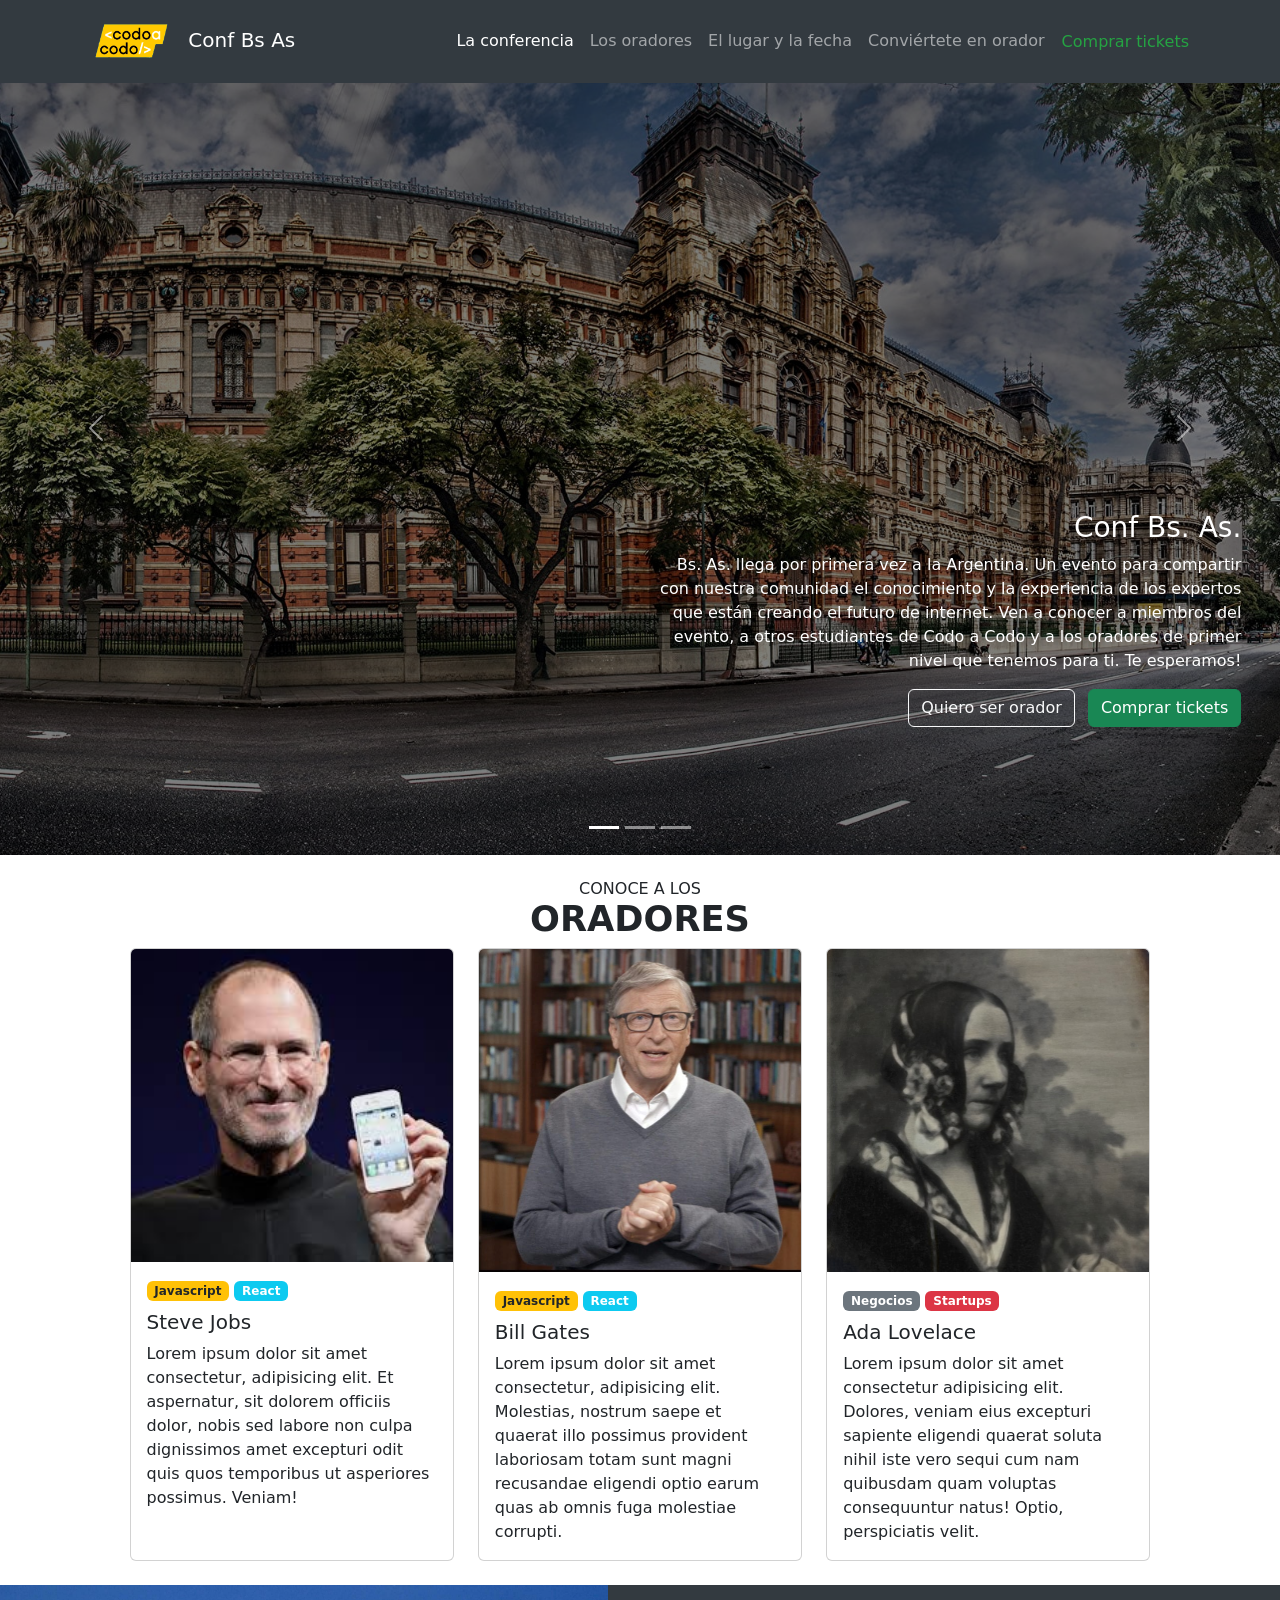
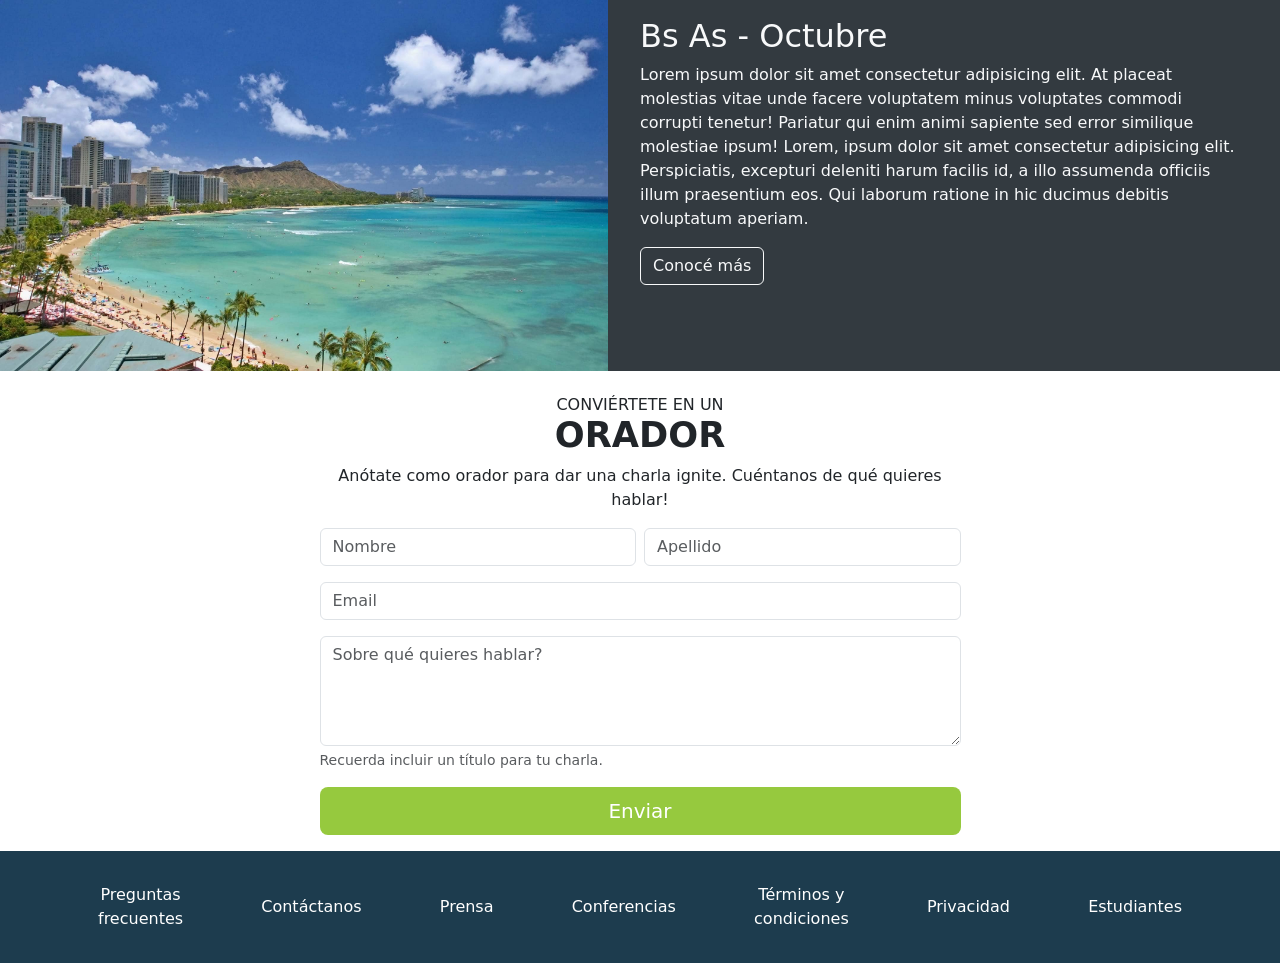
<file: Integrador java/integrador_html_js_cac-master/index.html>
<!doctype html>
<html lang="es">

<head>
  <meta charset="utf-8">
  <meta name="viewport" content="width=device-width, initial-scale=1">

  <link href="https://cdn.jsdelivr.net/npm/bootstrap@5.1.3/dist/css/bootstrap.min.css" rel="stylesheet" integrity="sha384-1BmE4kWBq78iYhFldvKuhfTAU6auU8tT94WrHftjDbrCEXSU1oBoqyl2QvZ6jIW3" crossorigin="anonymous">
  <link rel="stylesheet" href="css/estilos-propios.css">

  <title>Trabajo Integrador</title>
</head>
<body>

<header>
    <nav class="navbar navbar-dark bg-dark fixed-top navbar-expand-lg">
        <div class="container">
            <a class="navbar-brand" href="index.html">
                <img src="img/codoacodo-min.png" alt="Codo a Codo logo">
                Conf Bs As
            </a>
            <button class="navbar-toggler" type="button" data-bs-toggle="collapse"
                data-bs-target="#navbarSupportedContent" aria-controls="navbarSupportedContent" aria-expanded="false"
                aria-label="Toggle navigation">
                <span class="navbar-toggler-icon"></span>
            </button>
            <div class="collapse navbar-collapse justify-content-end" id="navbarSupportedContent">
                <ul class="navbar-nav mb-2 mb-lg-0">
                    <li class="nav-item">
                        <a class="nav-link active" aria-current="page" href="#">La conferencia</a>
                    </li>
                    <li class="nav-item">
                        <a class="nav-link" href="#">Los oradores</a>
                    </li>
                    <li class="nav-item">
                        <a class="nav-link" href="#">El lugar y la fecha</a>
                    </li>
                    <li class="nav-item">
                        <a class="nav-link" href="#form-orador">Conviértete en orador</a>
                    </li>
                    <li class="nav-item">
                        <a class="nav-link btn-compra-tickets" href="comprar-tickets.html">Comprar tickets</a>
                    </li>
                </ul>
            </div>
        </div>
    </nav>
</header>

<main>

    <div id="myCarousel" class="carousel slide mb-4" data-bs-ride="carousel">
        <div class="carousel-indicators">
            <button type="button" data-bs-target="#myCarousel" data-bs-slide-to="0" class="active" aria-current="true"
                aria-label="Slide 1"></button>
            <button type="button" data-bs-target="#myCarousel" data-bs-slide-to="1" aria-label="Slide 2"></button>
            <button type="button" data-bs-target="#myCarousel" data-bs-slide-to="2" aria-label="Slide 3"></button>
        </div>
        <div class="carousel-inner">
            <div class="carousel-item active bg-carousel-ba1">
                <svg class="bd-placeholder-img" width="100%" height="100%" xmlns="http://www.w3.org/2000/svg" aria-hidden="true" preserveAspectRatio="xMidYMid slice" focusable="false"><rect width="100%" height="100%" fill="#000"/></svg>
                <div class="container">
                    <div class="carousel-caption text-end pb-5">
                        <div class="row">
                            <div class="col-lg-8 offset-lg-6">
                                <h3>Conf Bs. As.</h3>
                                <p>Bs. As. llega por primera vez a la Argentina. Un evento para compartir con nuestra comunidad el conocimiento y la experiencia de los expertos que están creando el futuro de internet. Ven a conocer a miembros del evento, a otros estudiantes de Codo a Codo y a los oradores de primer nivel que tenemos para ti. Te esperamos!</p>
                                <p><a class="btn btn-outline-light mb-3" href="#form-orador">Quiero ser orador</a> <a class="btn btn-success ms-2 mb-3" href="comprar-tickets.html">Comprar tickets</a></p>
                            </div>
                        </div>
                    </div>
                </div>
            </div>
            <div class="carousel-item bg-carousel-ba2">
                <svg class="bd-placeholder-img" width="100%" height="100%" xmlns="http://www.w3.org/2000/svg" aria-hidden="true" preserveAspectRatio="xMidYMid slice" focusable="false"><rect width="100%" height="100%" fill="#000"/></svg>
                <div class="container">
                    <div class="carousel-caption text-end pb-5">
                        <div class="row">
                            <div class="col-lg-6 offset-lg-6">
                                <h3>Conf Bs. As.</h3>
                                <p>Bs. As. llega por primera vez a la Argentina. Un evento para compartir con nuestra comunidad el conocimiento y la experiencia de los expertos que están creando el futuro de internet. Ven a conocer a miembros del evento, a otros estudiantes de Codo a Codo y a los oradores de primer nivel que tenemos para ti. Te esperamos!</p>
                                <p><a class="btn btn-outline-light mb-3" href="#form-orador">Quiero ser orador</a> <a class="btn btn-success ms-2 mb-3" href="comprar-tickets.html">Comprar tickets</a></p>
                            </div>
                        </div>
                    </div>
                </div>
            </div>
            <div class="carousel-item bg-carousel-ba3">
                <svg class="bd-placeholder-img" width="100%" height="100%" xmlns="http://www.w3.org/2000/svg" aria-hidden="true" preserveAspectRatio="xMidYMid slice" focusable="false"><rect width="100%" height="100%" fill="#000"/></svg>
                <div class="container">
                    <div class="carousel-caption text-end pb-5">
                        <div class="row">
                            <div class="col-lg-6 offset-lg-6">
                                <h3>Conf Bs. As.</h3>
                                <p>Bs. As. llega por primera vez a la Argentina. Un evento para compartir con nuestra comunidad el conocimiento y la experiencia de los expertos que están creando el futuro de internet. Ven a conocer a miembros del evento, a otros estudiantes de Codo a Codo y a los oradores de primer nivel que tenemos para ti. Te esperamos!</p>
                                <p><a class="btn btn-outline-light mb-3" href="#form-orador">Quiero ser orador</a> <a class="btn btn-success ms-2 mb-3" href="comprar-tickets.html">Comprar tickets</a></p>
                            </div>
                        </div>
                    </div>
                </div>
            </div>
        </div>
        <button class="carousel-control-prev" type="button" data-bs-target="#myCarousel" data-bs-slide="prev">
            <span class="carousel-control-prev-icon" aria-hidden="true"></span>
            <span class="visually-hidden">Anterior</span>
        </button>
        <button class="carousel-control-next" type="button" data-bs-target="#myCarousel" data-bs-slide="next">
            <span class="carousel-control-next-icon" aria-hidden="true"></span>
            <span class="visually-hidden">Siguiente</span>
        </button>
    </div>

    <section class="container mb-4">
        <h2 class="titulo-gral">Conoce a los <span>oradores</span></h2>

        <div class="row justify-content-center">
            <div class="col-md-11">
                <div class="row row-cols-1 row-cols-md-3 g-4">
                    <div class="col">
                        <div class="card h-100">
                            <img src="img/steve-min.jpg" class="card-img-top" alt="...">
                            <div class="card-body">
                                <div class="mb-2">
                                    <span class="badge bg-warning text-dark">Javascript</span>
                                    <span class="badge bg-info">React</span>
                                </div>
                                <h5 class="card-title">Steve Jobs</h5>
                                <p class="card-text">Lorem ipsum dolor sit amet consectetur, adipisicing elit. Et aspernatur, sit dolorem officiis dolor, nobis sed labore non culpa dignissimos amet excepturi odit quis quos temporibus ut asperiores possimus. Veniam!</p>
                            </div>
                        </div>
                    </div>
                    <div class="col">
                        <div class="card h-100">
                            <img src="img/bill-min.jpg" class="card-img-top" alt="...">
                            <div class="card-body">
                                <div class="mb-2">
                                    <span class="badge bg-warning text-dark">Javascript</span>
                                    <span class="badge bg-info">React</span>
                                </div>
                                <h5 class="card-title">Bill Gates</h5>
                                <p class="card-text">Lorem ipsum dolor sit amet consectetur, adipisicing elit. Molestias, nostrum saepe et quaerat illo possimus provident laboriosam totam sunt magni recusandae eligendi optio earum quas ab omnis fuga molestiae corrupti.</p>
                            </div>
                        </div>
                    </div>
                    <div class="col">
                        <div class="card h-100">
                            <img src="img/ada-min.jpeg" class="card-img-top" alt="...">
                            <div class="card-body">
                                <div class="mb-2">
                                    <span class="badge bg-secondary">Negocios</span>
                                    <span class="badge bg-danger">Startups</span>
                                </div>
                                <h5 class="card-title">Ada Lovelace</h5>
                                <p class="card-text">Lorem ipsum dolor sit amet consectetur adipisicing elit. Dolores, veniam eius excepturi sapiente eligendi quaerat soluta nihil iste vero sequi cum nam quibusdam quam voluptas consequuntur natus! Optio, perspiciatis velit.</p>
                            </div>
                        </div>
                    </div>
                </div>
            </div>
        </div>

    </section>

    <section class="mb-4">
        <div class="row g-0">
            <div class="col-md">
                <img src="img/honolulu-min.jpg" alt="Honolulu" class="img-fluid">
            </div>
            <div class="col-md text-light bg-aside1">
                <h2>Bs As - Octubre</h2>
                <p>Lorem ipsum dolor sit amet consectetur adipisicing elit. At placeat molestias vitae unde facere voluptatem minus voluptates commodi corrupti tenetur! Pariatur qui enim animi sapiente sed error similique molestiae ipsum! Lorem, ipsum dolor sit amet consectetur adipisicing elit. Perspiciatis, excepturi deleniti harum facilis id, a illo assumenda officiis illum praesentium eos. Qui laborum ratione in hic ducimus debitis voluptatum aperiam.</p>
                <a class="btn btn-outline-light" href="#">Conocé más</a>
            </div>
        </div>
    </section>

    <section class="container" id="form-orador">
        <div class="row justify-content-center">
            <div class="col-lg-8 col-xl-7">
                <h2 class="titulo-gral">Conviértete en un <span>orador</span></h2>
                <p class="text-center">Anótate como orador para dar una charla ignite. Cuéntanos de qué quieres hablar!</p>
                <form action="">
                    <div class="row gx-2">
                        <div class="col-md mb-3">
                            <input type="text" class="form-control" placeholder="Nombre" aria-label="Nombre" required>
                        </div>
                        <div class="col-md mb-3">
                            <input type="text" class="form-control" placeholder="Apellido" aria-label="Apellido" required>
                        </div>
                    </div>
                    <div class="row">
                        <div class="col mb-3">
                            <input type="email" class="form-control" placeholder="Email" aria-label="Email" required>
                        </div>
                    </div>
                    <div class="row">
                        <div class="col mb-3">
                            <textarea class="form-control" id="exampleFormControlTextarea1" rows="4"
                                placeholder="Sobre qué quieres hablar?" required></textarea>
                            <div id="emailHelp" class="form-text mb-3">Recuerda incluir un título para tu charla.</div>
                            <div class="d-grid">
                                <button type="submit" class="btn btn-lg btn-form">Enviar</button>
                            </div>
                        </div>
                    </div>
                </form>
            </div>
        </div>
    </section>

</main>

<footer id="main-footer">
    <div class="container">
        <ul class="nav justify-content-center justify-content-lg-between align-items-center">
            <li class="nav-item">
                <a class="nav-link" href="#">Preguntas <span>frecuentes</span></a>
            </li>
            <li class="nav-item">
                <a class="nav-link" href="#">Contáctanos</a>
            </li>
            <li class="nav-item">
                <a class="nav-link" href="#">Prensa</a>
            </li>
            <li class="nav-item">
                <a class="nav-link" href="#">Conferencias</a>
            </li>
            <li class="nav-item">
                <a class="nav-link" href="#">Términos y <span>condiciones</span></a>
            </li>
            <li class="nav-item">
                <a class="nav-link" href="#">Privacidad</a>
            </li>
            <li class="nav-item">
                <a class="nav-link" href="#">Estudiantes</a>
            </li>
        </ul>
    </div>
</footer>

<script src="https://cdn.jsdelivr.net/npm/bootstrap@5.1.3/dist/js/bootstrap.bundle.min.js" integrity="sha384-ka7Sk0Gln4gmtz2MlQnikT1wXgYsOg+OMhuP+IlRH9sENBO0LRn5q+8nbTov4+1p" crossorigin="anonymous"></script>

</body>
</html>
</file>
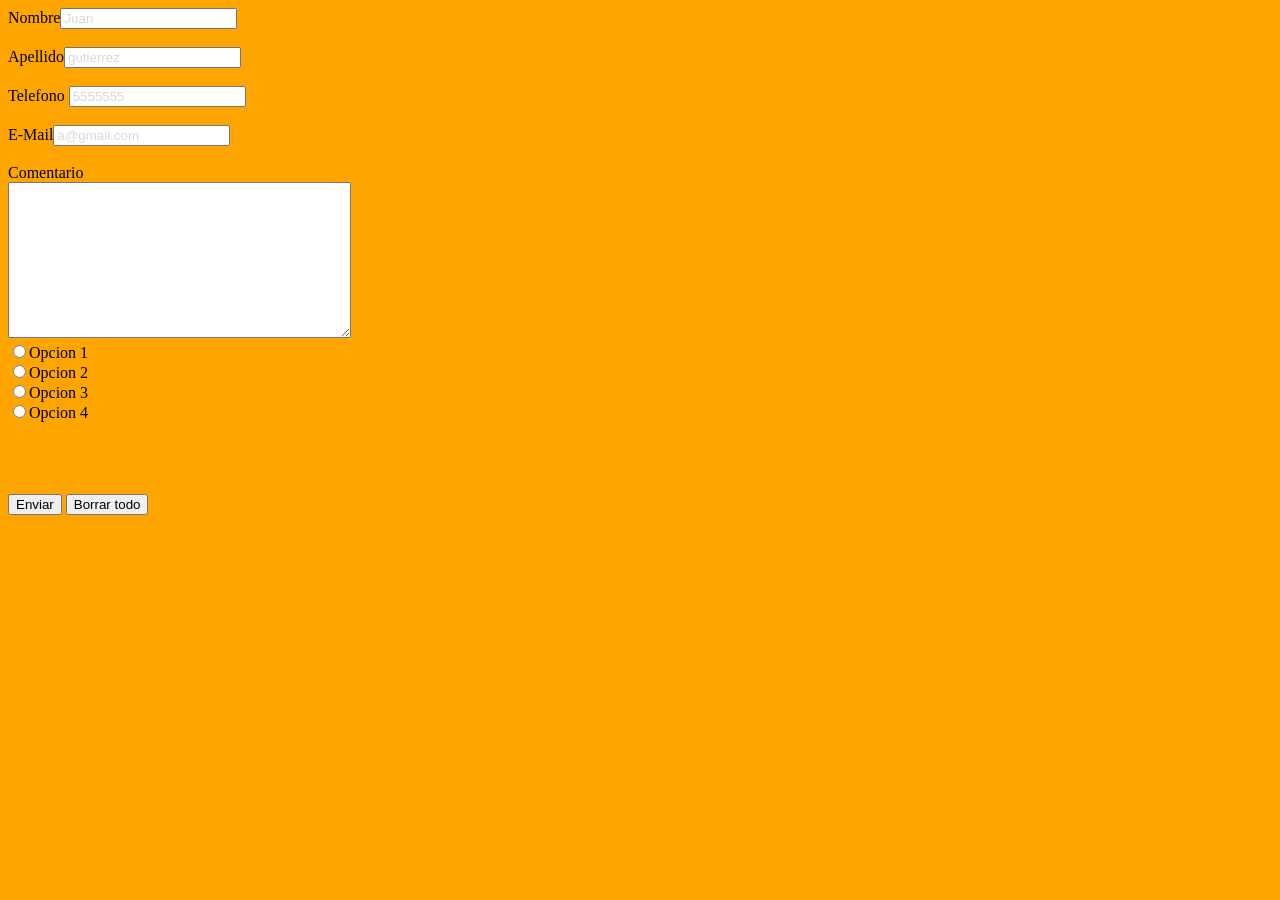
<file: Formulario.html>
<!doctype html>

<!DOCTYPE html>
<html lang="es">
<head>
    <meta charset="UTF-8">
    <meta http-equiv="X-UA-Compatible" content="IE=edge">
    <meta name="viewport" content="width=device-width, initial-scale=1.0">
    <title>Formulario </title>
</head>
<body>
    <Body bgcolor="orange">
        
        <form action="mailto:Correo@correo.com" method="dialog" enctype="text/plain">
        Nombre<input type="text" name="nombre" value="Juan" style="color:rgb(217, 216, 216)" >
        <br>
        <br>
        Apellido<input type="text" name="Apellido" value="gutierrez"style="color:rgb(217, 216, 216)">
        <br>
        <br>
        Telefono <input type="text" name="Telefono" value="5555555"style="color:rgb(217, 216, 216)">
        <br>
        <br>
        E-Mail<input type="text" name="Mail" value="a@gmail.com"style="color:rgb(217, 216, 216)">
        <br>
        <br>
        Comentario 
        <br>
        <textarea name="Dejanos tu comentario" rows="10" cols="40"></textarea>
        <br>
        <input type="radio" name="estacion" value="1">Opcion 1
        <br>
        <input type="radio" name="estacion" value="2">Opcion 2
        <br>
        <input type="radio" name="estacion" value="3">Opcion 3
        <br>
        <input type="radio" name="estacion" value="4">Opcion 4
        <br>
        <br>
        <br>
        <br>
        <br>
        <input type="submit" value="Enviar">
        <input type="Reset" value="Borrar todo">
    
        </form>



      
    
    

    
</body>
</html>
</file>
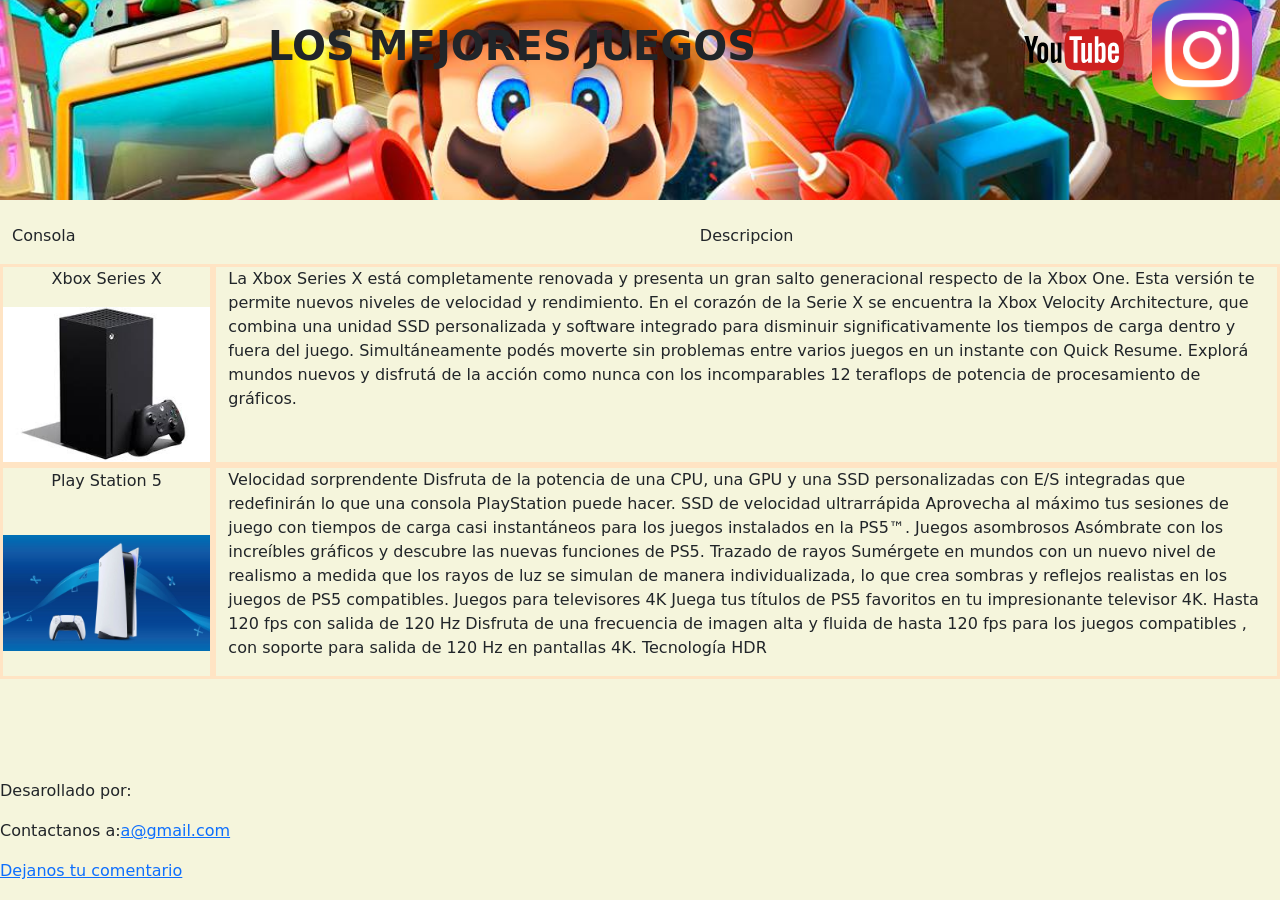
<file: menuconsolas.html>
<!doctype html>

<html lang="es">
<head>
    <meta charset="UTF-8">
    <meta http-equiv="X-UA-Compatible" content="IE=edge">
    <meta name="viewport" content="width=device-width, initial-scale=1.0">
    <link href="https://cdn.jsdelivr.net/npm/bootstrap@5.2.1/dist/css/bootstrap.min.css" rel="stylesheet" integrity="sha384-iYQeCzEYFbKjA/T2uDLTpkwGzCiq6soy8tYaI1GyVh/UjpbCx/TYkiZhlZB6+fzT" crossorigin="anonymous">
    <link rel="stylesheet" href="https://cdnjs.cloudflare.com/ajax/libs/animate.css/4.1.1/animate.min.css"/>
    <link rel="STYLESHEET" href="CSS/Estilomenu.css">   
    <title>Los Mejores juegos</title>
</head>
<body>
    <header>
        <div class="wrapper"> 
        <div><h1 class="animate__animated animate__bounce animate__backInDown" >LOS MEJORES JUEGOS</h1></div>
        <div class="paralogo"><a href="./Imagenes/Youtube.html" target="_blank"><img src="./Imagenes/Logo_of_YouTube_(2015-2017).svg" alt="you tube" width="100" height="100"></a></div>
        <div class="paralogo"><a href="./Imagenes/Instagram.html" target="_blank"><img src="./Imagenes/instagram-logo.png"  alt="Instagram" width="100" height="100"></a></div>
       </div>   
       </header>
    <main>
        <div class="container-fluid">
            <div class="row seccion">
            <div class="w-100"><br></div>
            <div class="container-fluid">
                <div class="row seccion2">
                <div class="col-sm-3 text-left ">
                <p>Consola</p>
                </div>      
                <div class="col-sm-8 text-center">
                <p>Descripcion</p>
                </div>  
            <div class="container-fluid">
            <div class="row seccion">
            <div class="col-sm-2 px-0">
            <p>Xbox Series X</p>
            <img class="main img-fluid" src="./Imagenes/Consolaxboxseriex.jfif" alt="Xbox Series X" >
            </div>      
            <div class="col-sm-10">
                <P>La Xbox Series X está completamente renovada y presenta un gran salto generacional respecto de la Xbox One. Esta versión te permite nuevos niveles de velocidad y rendimiento. En el corazón de la Serie X se encuentra la Xbox Velocity Architecture, que combina una unidad SSD personalizada y software integrado para disminuir significativamente los tiempos de carga dentro y fuera del juego. Simultáneamente podés moverte sin problemas entre varios juegos en un instante con Quick Resume. Explorá mundos nuevos y disfrutá de la acción como nunca con los incomparables 12 teraflops de potencia de procesamiento de gráficos.
                </P>
                </div>  
            </div>
            </div>
            <div class="container-fluid">
            <div class="row seccion ">
            <div class="col-sm-2 px-0">
                <p>Play Station 5</p>
                <img class="main img-fluid" src="./Imagenes/playstation5.jpeg" alt="Play Station 5">
                </div>      
                <div class="col-sm-10">
                    <P>Velocidad sorprendente
                        Disfruta de la potencia de una CPU, una GPU y una SSD personalizadas con E/S integradas que redefinirán lo que una consola PlayStation puede hacer.
                        SSD de velocidad ultrarrápida
                        Aprovecha al máximo tus sesiones de juego con tiempos de carga casi instantáneos para los juegos instalados en la PS5™.
                        Juegos asombrosos
                        Asómbrate con los increíbles gráficos y descubre las nuevas funciones de PS5.
                        Trazado de rayos
                        Sumérgete en mundos con un nuevo nivel de realismo a medida que los rayos de luz se simulan de manera individualizada, lo que crea sombras y reflejos realistas en los juegos de PS5 compatibles.
                        Juegos para televisores 4K
                        Juega tus títulos de PS5 favoritos en tu impresionante televisor 4K.
                        Hasta 120 fps con salida de 120 Hz
                        Disfruta de una frecuencia de imagen alta y fluida de hasta 120 fps para los juegos compatibles , con soporte para salida de 120 Hz en pantallas 4K.
                        Tecnología HDR
                        </P>
                    </div> 
                    </div> 
                </div>
    </main>

    <Footer>
        <p> Desarollado por: </p>
        <p>Contactanos a:<a Href="Mailto:a@gmail.com">a@gmail.com</a></p>
        <a href="Formulario.html" target="_blank">Dejanos tu comentario</a> 
        <!--con Blank el enlace se abre en una nueva pagina-->
        </footer>
    </body>
</html>
</file>
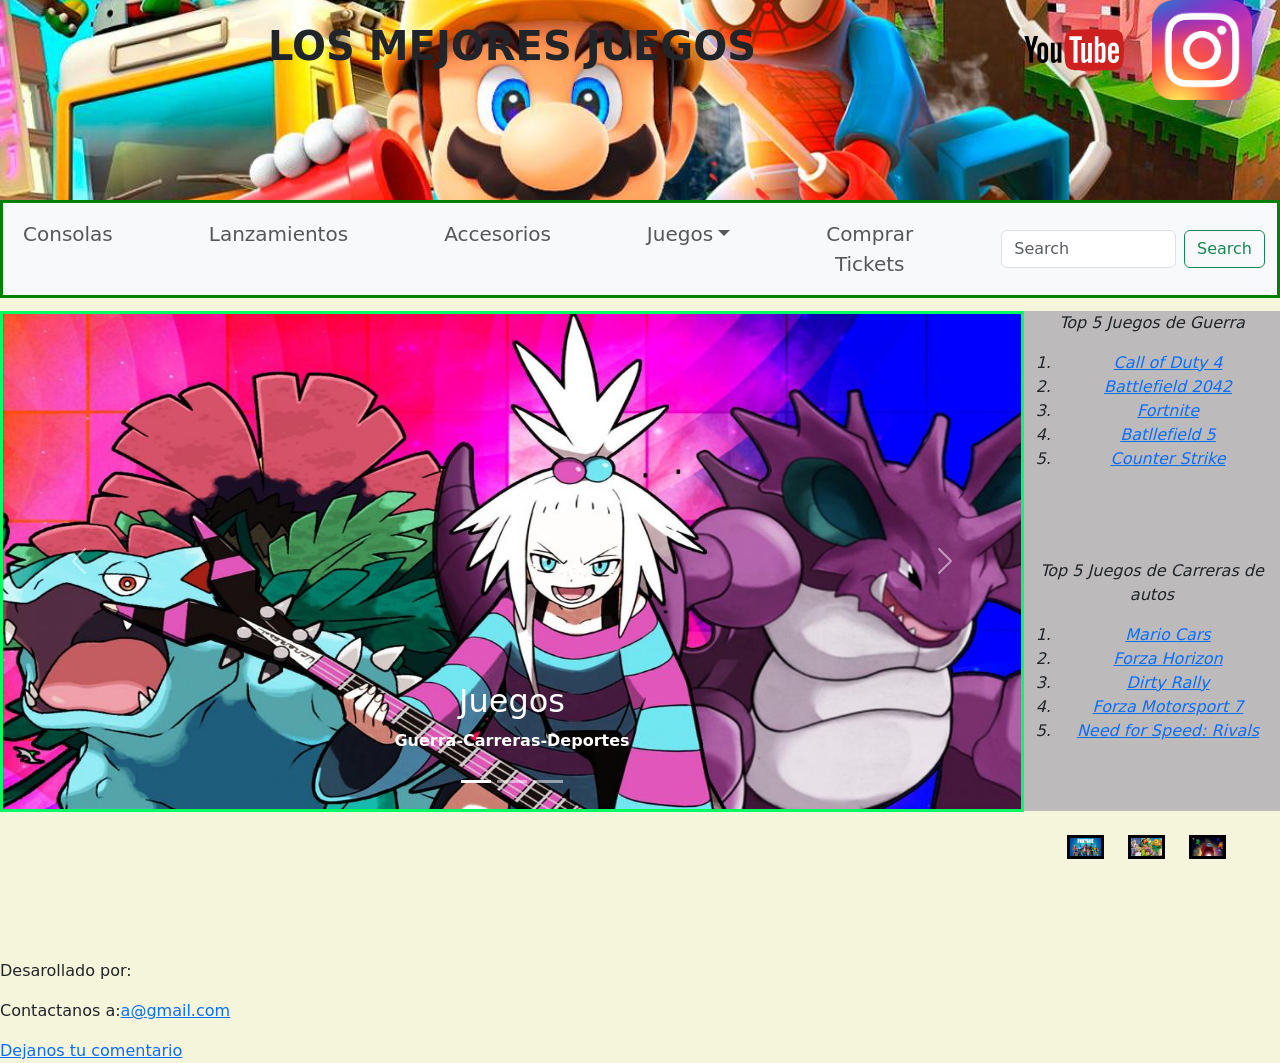
<file: PaginaPrincipal.html>
<!doctype html>

<html lang="es">
<head>
    <meta charset="UTF-8">
    <meta http-equiv="X-UA-Compatible" content="IE=edge">
    <meta name="viewport" content="width=device-width, initial-scale=1.0">
    <link href="https://cdn.jsdelivr.net/npm/bootstrap@5.2.1/dist/css/bootstrap.min.css" rel="stylesheet" integrity="sha384-iYQeCzEYFbKjA/T2uDLTpkwGzCiq6soy8tYaI1GyVh/UjpbCx/TYkiZhlZB6+fzT" crossorigin="anonymous">
    <link rel="stylesheet" href="https://cdnjs.cloudflare.com/ajax/libs/animate.css/4.1.1/animate.min.css"/>
    <link rel="STYLESHEET" href="CSS/Estilos.css">   
    <title>Los Mejores juegos</title>
    <link rel="shortcut icon" href="./Imagenes/Faviconauto.jpg">
</head>
<body>
  <script src="https://cdn.jsdelivr.net/npm/bootstrap@5.2.1/dist/js/bootstrap.bundle.min.js" integrity="sha384-u1OknCvxWvY5kfmNBILK2hRnQC3Pr17a+RTT6rIHI7NnikvbZlHgTPOOmMi466C8" crossorigin="anonymous"></script>
    <header>
    <div class="wrapper"> 
    <div><h1 class="animate__animated animate__bounce animate__backInDown" >LOS MEJORES JUEGOS</h1></div>
    <div class="paralogo"><a href="./Imagenes/Youtube.html" target="_blank"><img src="./Imagenes/Logo_of_YouTube_(2015-2017).svg" alt="you tube" width="100" height="100"></a></div>
    <div class="paralogo"><a href="./Imagenes/Instagram.html" target="_blank"><img src="./Imagenes/instagram-logo.png"  alt="Instagram" width="100" height="100"></a></div>
   </div>   
   </header>
  <nav class="navbar navbar-expand-lg bg-light">
      <div class="container-fluid">
       <button class="navbar-toggler" type="button" data-bs-toggle="collapse" data-bs-target="#navbarTogglerDemo01" aria-controls="navbarTogglerDemo01" aria-expanded="false" aria-label="Toggle navigation">
       <span class="navbar-toggler-icon"></span>
       </button>
      <div class="collapse navbar-collapse" id="navbarTogglerDemo01">
      <ul class="navbar-nav me-auto mb-2 mb-lg-0">
         <li class="nav-item">
         <a class="nav-link" aria-current="page" href="./menuconsolas.html">Consolas</a>
         </li>
         <li class="nav-item">
         <a class="nav-link" href="#">Lanzamientos</a>
         </li>
         <li class="nav-item">
         <a class="nav-link" href="#">Accesorios</a>
         </li>
         <li class="nav-item dropdown">
         <a class="nav-link dropdown-toggle" href="#" role="button" data-bs-toggle="dropdown" aria-expanded="false">
         Juegos</a>
         <ul class="dropdown-menu">
         <li><a class="dropdown-item" href="#">Guerra</a></li>
         <li><a class="dropdown-item" href="#">Carreras</a></li>
         <li><a class="dropdown-item" href="#">Estrategia</a></li>
         </ul>
         <li class="nav-item">
          <a class="nav-link" href="./Ticket.html">Comprar Tickets</a>
         </li>
         </ul>
         <form class="d-flex" role="search">
         <input class="form-control me-2" type="search" placeholder="Search" aria-label="Search">
         <button class="btn btn-outline-success" type="submit">Search</button>
         </form>
        </div>
         </div>
      </nav>    
      <Main>
        <div id="carouselExampleCaptions" class="carousel slide" data-bs-ride="false">
        <div class="carousel-indicators">
          <button type="button" data-bs-target="#carouselExampleCaptions" data-bs-slide-to="0" class="active" aria-current="true" aria-label="Slide 1"></button>
          <button type="button" data-bs-target="#carouselExampleCaptions" data-bs-slide-to="1" aria-label="Slide 2"></button>
          <button type="button" data-bs-target="#carouselExampleCaptions" data-bs-slide-to="2" aria-label="Slide 3"></button>
        </div>
        <div class="carousel-inner">
          <div class="carousel-item active">
            <img src="./Imagenes/pokemon Imagenes.jpg" class="d-block w-100" alt="Juegos"width="1000" height="495">
            <div class="carousel-caption d-none d-md-block">
              <h2>Juegos</h2>
              <p>Guerra-Carreras-Deportes</p>
            </div>
          </div>
          <div class="carousel-item">
            <img src="./Imagenes/Consolas.webp" class="d-block w-100" alt="Consolas"width="1000" height="495">
            <div class="carousel-caption d-none d-md-block">
              <h2>Consolas</h2>
              <p>Play Syation 5-Xbox s series-Nintendo wii</p>
            </div>
          </div>
          <div class="carousel-item">
            <img src="./Imagenes/Joysticks.webp" class="d-block w-100" alt="Joysticks"width="1000" height="495">
            <div class="carousel-caption d-none d-md-block">
              <h2>Accesorios</h2>
              <p>Joysticks-Auriculares-Volantes</p>
            </div>
          </div>
        </div>
        <button class="carousel-control-prev" type="button" data-bs-target="#carouselExampleCaptions" data-bs-slide="prev">
          <span class="carousel-control-prev-icon" aria-hidden="true"></span>
          <span class="visually-hidden">Previous</span>
        </button>
        <button class="carousel-control-next" type="button" data-bs-target="#carouselExampleCaptions" data-bs-slide="next">
          <span class="carousel-control-next-icon" aria-hidden="true"></span>
          <span class="visually-hidden">Next</span>
        </button>
      </div>
    </Main>
    <aside>
        <p>Top 5 Juegos de Guerra</p>
        <ol>
        <li><a href="Call4.html" target="_blank">Call of Duty 4</a>
        <li><a href="Battlefield2042.html" Target="_blank">Battlefield 2042</a>
        <li><a href="" Target="_blank">Fortnite</a>
        <li><a href="" Target="_blank">Batllefield 5</a>
        <li><a href="" Target="_blank">Counter Strike</a>
        </ol>
        <br>
        <br>
        <br>
        <p>Top 5 Juegos de Carreras de autos</p>
        <ol>
        <li><a href="" Target="_blank">Mario Cars</a>
        <li><a href="" Target="_blank">Forza Horizon</a>
        <li><a href="" Target="_blank">Dirty Rally</a>
        <li><a href="" Target="_blank">Forza Motorsport 7</a>
        <li><a href="" Target="_blank">Need for Speed: Rivals</a>
        </ol>
        
    </aside>
    <article>
        <div class="container-fluid">
        <div class="row seccion1">
        <div class="w-100"><br></div>
        <div class="col-sm-3">
          <img class="main img-fluid" src="./Imagenes/Fortnite.jpg" alt="Fortinite">
        </div>
        <div class="col-sm-3">
            <img class="main img-fluid" src="./Imagenes/Roblox.jfif" alt="Roblox">
        </div>
        <div class="col-sm-3">
            <img class="main img-fluid" src="./Imagenes/amongus.jfif" alt="Among us">
        </div>
        </div>
      </div>
    </article>
    <Footer>
        <p> Desarollado por: </p>
        <p>Contactanos a:<a Href="Mailto:a@gmail.com">a@gmail.com</a></p>
        <a href="Formulario.html" target="_blank">Dejanos tu comentario</a> 
        <!--con Blank el enlace se abre en una nueva pagina-->
        </footer>
    </body>
</html>
</file>
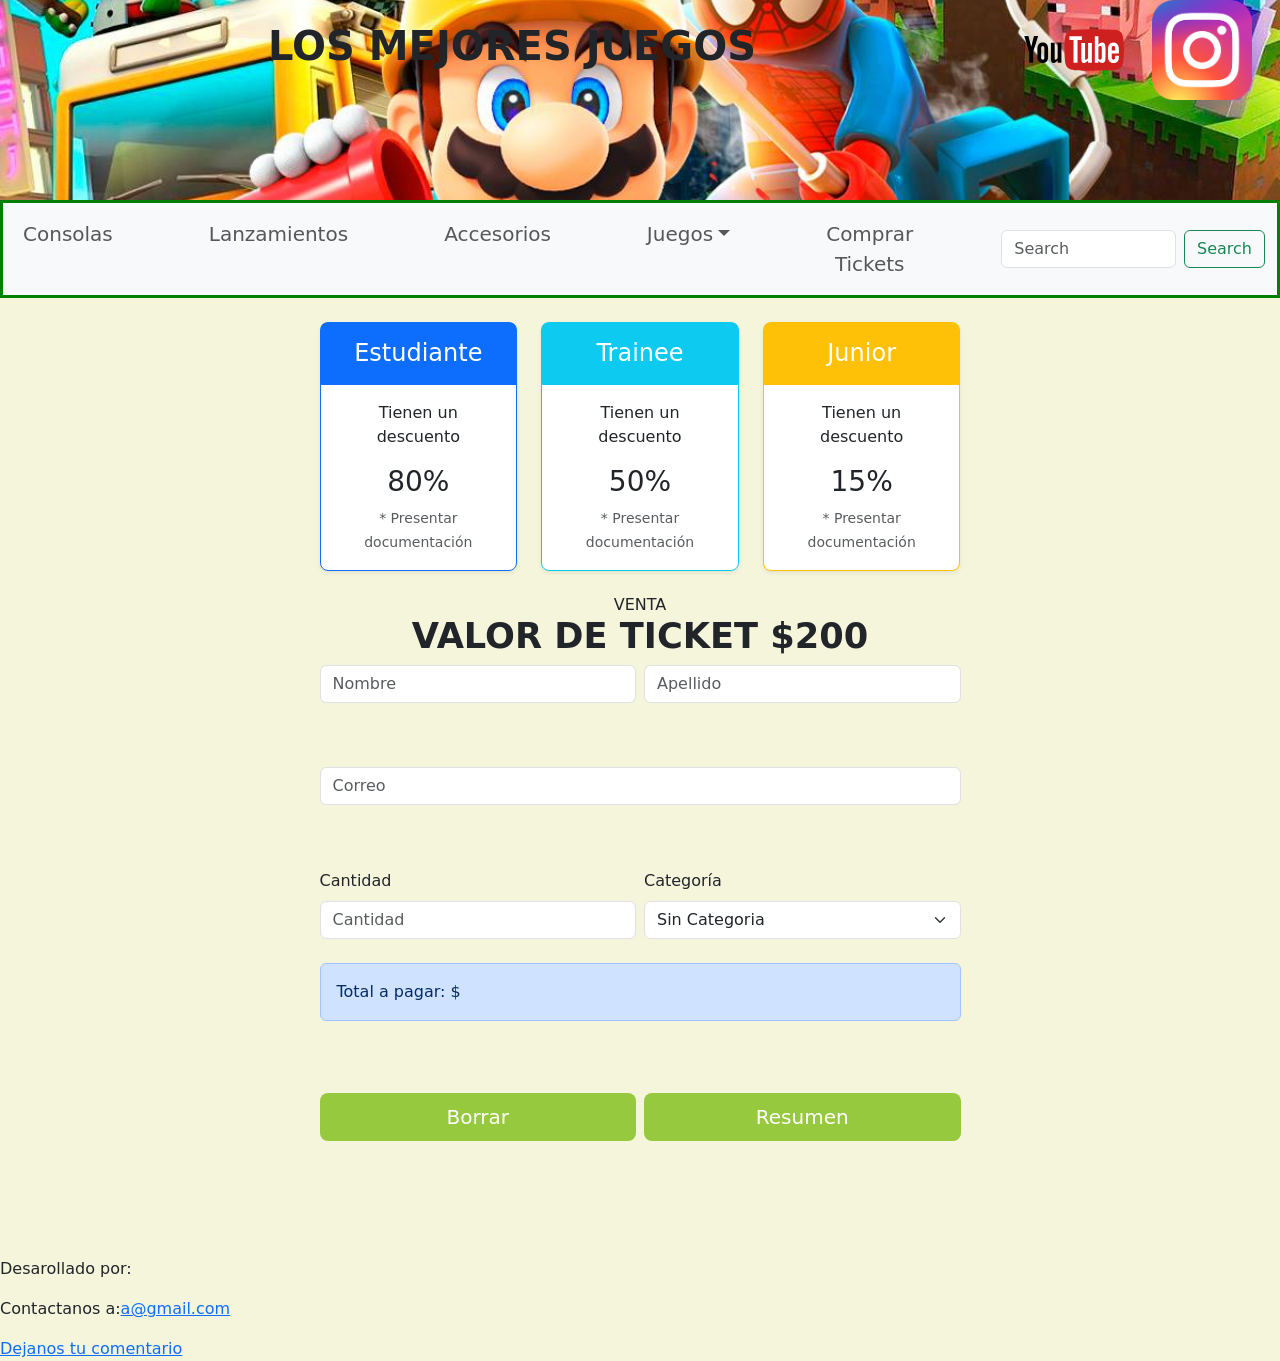
<file: Ticket.html>
<!doctype html>

<html lang="es">
<head>
    <meta charset="UTF-8">
    <meta http-equiv="X-UA-Compatible" content="IE=edge">
    <meta name="viewport" content="width=device-width, initial-scale=1.0">
    <link href="https://cdn.jsdelivr.net/npm/bootstrap@5.2.1/dist/css/bootstrap.min.css" rel="stylesheet" integrity="sha384-iYQeCzEYFbKjA/T2uDLTpkwGzCiq6soy8tYaI1GyVh/UjpbCx/TYkiZhlZB6+fzT" crossorigin="anonymous">
    <link rel="stylesheet" href="https://cdnjs.cloudflare.com/ajax/libs/animate.css/4.1.1/animate.min.css"/>
    <link rel="STYLESHEET" href="CSS/Estilos.css">   
    <title>Los Mejores juegos</title>
    <link rel="shortcut icon" href="./Imagenes/Faviconauto.jpg">
</head>
<body>
  <script src="https://cdn.jsdelivr.net/npm/bootstrap@5.2.1/dist/js/bootstrap.bundle.min.js" integrity="sha384-u1OknCvxWvY5kfmNBILK2hRnQC3Pr17a+RTT6rIHI7NnikvbZlHgTPOOmMi466C8" crossorigin="anonymous"></script>
    <header>
    <div class="wrapper"> 
    <div><h1 class="animate__animated animate__bounce animate__backInDown" >LOS MEJORES JUEGOS</h1></div>
    <div class="paralogo"><a href="./Imagenes/Youtube.html" target="_blank"><img src="./Imagenes/Logo_of_YouTube_(2015-2017).svg" alt="you tube" width="100" height="100"></a></div>
    <div class="paralogo"><a href="./Imagenes/Instagram.html" target="_blank"><img src="./Imagenes/instagram-logo.png"  alt="Instagram" width="100" height="100"></a></div>
   </div>   
   </header>
  <nav class="navbar navbar-expand-lg bg-light">
      <div class="container-fluid">
       <button class="navbar-toggler" type="button" data-bs-toggle="collapse" data-bs-target="#navbarTogglerDemo01" aria-controls="navbarTogglerDemo01" aria-expanded="false" aria-label="Toggle navigation">
       <span class="navbar-toggler-icon"></span>
       </button>
      <div class="collapse navbar-collapse" id="navbarTogglerDemo01">
      <ul class="navbar-nav me-auto mb-2 mb-lg-0">
         <li class="nav-item">
         <a class="nav-link" aria-current="page" href="./menuconsolas.html">Consolas</a>
         </li>
         <li class="nav-item">
         <a class="nav-link" href="#">Lanzamientos</a>
         </li>
         <li class="nav-item">
         <a class="nav-link" href="#">Accesorios</a>
         </li>
         <li class="nav-item dropdown">
         <a class="nav-link dropdown-toggle" href="#" role="button" data-bs-toggle="dropdown" aria-expanded="false">
         Juegos</a>
         <ul class="dropdown-menu">
         <li><a class="dropdown-item" href="#">Guerra</a></li>
         <li><a class="dropdown-item" href="#">Carreras</a></li>
         <li><a class="dropdown-item" href="#">Estrategia</a></li>
         </ul>
         <li class="nav-item">
          <a class="nav-link" href="#">Comprar Tickets</a>
         </li>
         </ul>
         <form class="d-flex" role="search">
         <input class="form-control me-2" type="search" placeholder="Search" aria-label="Search">
         <button class="btn btn-outline-success" type="submit">Search</button>
         </form>
        </div>
         </div>
      </nav>  
      <br>
      <section class="container pt-section">
        <div class="row justify-content-center">
            <div class="col-lg-8 col-xl-7">

                <div class="row row-cols-1 row-cols-md-3 text-center">
                    <div class="col">
                        <div class="card mb-4 rounded-3 shadow-sm border-primary">
                            <div class="card-header py-3 text-white bg-primary border-primary">
                                <h4 class="my-0 fw-normal">Estudiante</h4>
                            </div>
                            <div class="card-body">
                                <p>Tienen un descuento</p>
                                <h3 class="card-title pricing-card-title">80%</h3>
                                <small class="fw-light text-muted mt-3">* Presentar documentación</small>
                            </div>
                        </div>
                    </div>
                    <div class="col">
                        <div class="card mb-4 rounded-3 shadow-sm border-info">
                            <div class="card-header py-3 text-white bg-info border-info">
                                <h4 class="my-0 fw-normal">Trainee</h4>
                            </div>
                            <div class="card-body">
                                <p>Tienen un descuento</p>
                                <h3 class="card-title pricing-card-title">50%</h3>
                                <small class="fw-light text-muted mt-3">* Presentar documentación</small>
                            </div>
                        </div>
                    </div>
                    <div class="col">
                        <div class="card mb-4 rounded-3 shadow-sm border-warning">
                            <div class="card-header py-3 text-white bg-warning border-warning">
                                <h4 class="my-0 fw-normal">Junior</h4>
                            </div>
                            <div class="card-body">
                                <p>Tienen un descuento</p>
                                <h3 class="card-title pricing-card-title">15%</h3>
                                <small class="fw-light text-muted mt-3">* Presentar documentación</small>
                            </div>
                        </div>
                    </div>
                  </div>
                <h2 class="titulo-gral"> Venta <span>Valor de ticket $200</span></h2>
      <form action="mailto:Correo@correo.com" method="dialog" enctype="text/plain">
        <div class="row gx-2">
        <div class="col-md mb-3">
        <input type="text" class="form-control" name="Nombre" placeholder="Nombre"   id="nombre" required>
      </div>
      <div class="col-md mb-3">
        <input type="text" class="form-control" name="Apellido" placeholder="Apellido" id="apellido" required>
        <br>
        <br>
      </div>
      <div class="row"></div>
      <div class="col-md mb-3">
        <input type="text" class="form-control" name="Correo" placeholder="Correo" id="Correo" required>
        <br>
        <br>
      </div>
    </div>
    <div class="row gx-2">
      <div class="col-md mb-3">
      <label for="cantidadTickets" class="form-label">Cantidad</label>
        <input type="Number" class="form-control"name="Cantidad" placeholder="Cantidad" id="cantidadTickets" min="1" required>
      </div>
      <div class="col-md mb-3">
      <label for="categoriaSelect" class="form-label">Categoría</label>
        <select Name="categoria" class="form-select" id="categoriaSelect">
            <option value="0">Sin Categoria</option>
            <option value="1">Estudiante</option> 
            <option value="2">Trainee</option>
            <option value="3">Junior</option>
        </select>
      </div> 
      </div>
        <div class="alert alert-primary mt-2 mb-4" role="alert">
          Total a pagar: $ <span id="totalPago" class="align-middle"></span>
      </div>
        <br>
        <br>
        <div class="row gx-2">
          <div class="col-md mb-3">
        <button type="reset" class="w-100 btn btn-lg btn-form"id="btnBorrar">Borrar</button>
        </div>
        <div class="col-md mb-3">
        <button type="button" class="w-100 btn btn-lg btn-form"id="btnResumen">Resumen</button>
      </div>
      </div>
      </form>
    </section>
        <Footer>
        <script src="Tickets.js"></script>
        <p> Desarollado por: </p>
        <p>Contactanos a:<a Href="Mailto:a@gmail.com">a@gmail.com</a></p>
        <a href="Formulario.html" target="_blank">Dejanos tu comentario</a> 
        <!--con Blank el enlace se abre en una nueva pagina-->
        </footer>
        </body>
</html>
</file>
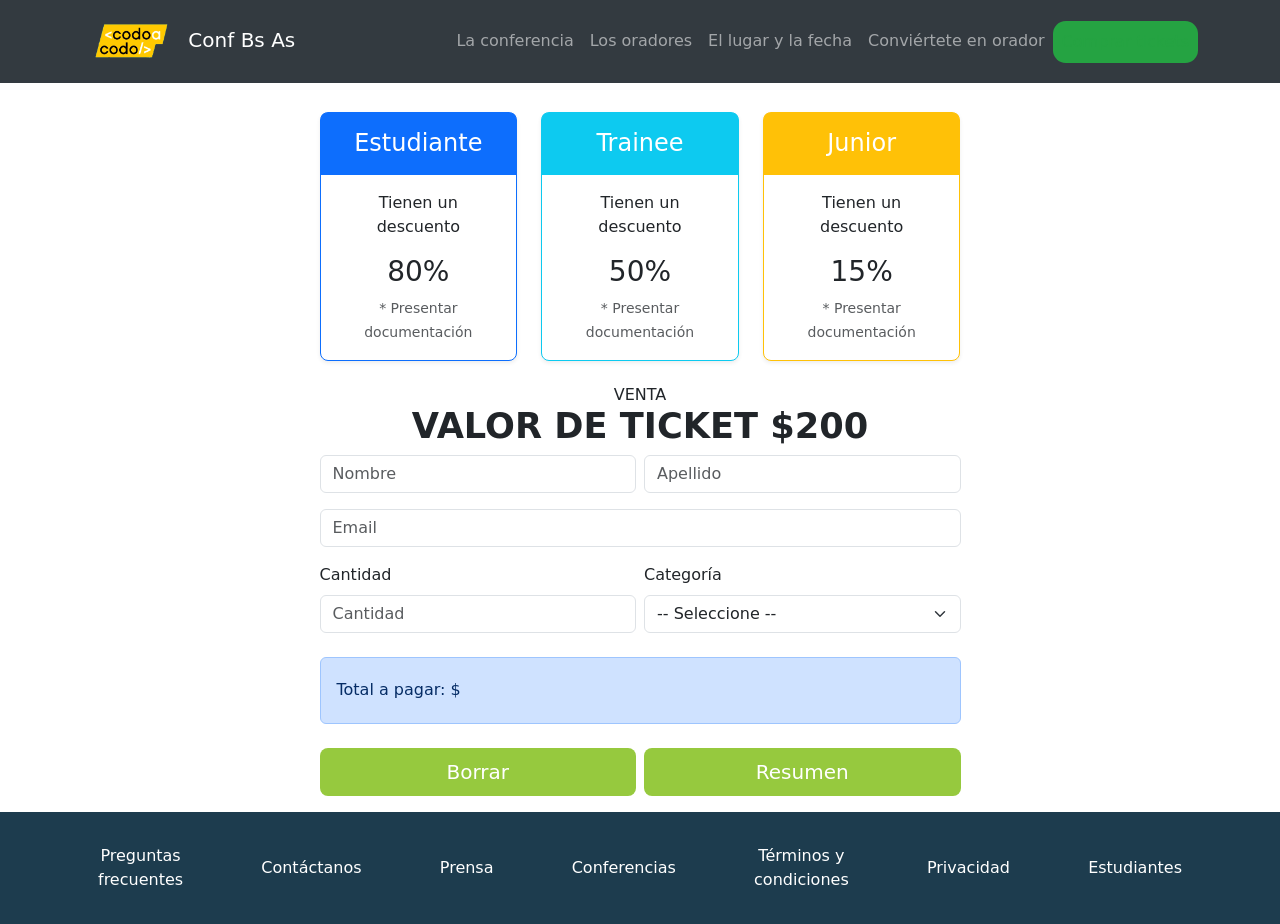
<file: Integrador java/integrador_html_js_cac-master/comprar-tickets.html>
<!doctype html>
<html lang="es">

<head>
  <meta charset="utf-8">
  <meta name="viewport" content="width=device-width, initial-scale=1">

  <link href="https://cdn.jsdelivr.net/npm/bootstrap@5.1.3/dist/css/bootstrap.min.css" rel="stylesheet" integrity="sha384-1BmE4kWBq78iYhFldvKuhfTAU6auU8tT94WrHftjDbrCEXSU1oBoqyl2QvZ6jIW3" crossorigin="anonymous">
  <link rel="stylesheet" href="css/estilos-propios.css">

  <title>Trabajo Integrador: Comprar tickets</title>
</head>
<body>

<header>
    <nav class="navbar navbar-dark bg-dark fixed-top navbar-expand-lg">
        <div class="container">
            <a class="navbar-brand" href="index.html">
                <img src="img/codoacodo-min.png" alt="Codo a Codo logo">
                Conf Bs As
            </a>
            <button class="navbar-toggler" type="button" data-bs-toggle="collapse"
                data-bs-target="#navbarSupportedContent" aria-controls="navbarSupportedContent" aria-expanded="false"
                aria-label="Toggle navigation">
                <span class="navbar-toggler-icon"></span>
            </button>
            <div class="collapse navbar-collapse justify-content-end" id="navbarSupportedContent">
                <ul class="navbar-nav mb-2 mb-lg-0">
                    <li class="nav-item">
                        <a class="nav-link" href="#">La conferencia</a>
                    </li>
                    <li class="nav-item">
                        <a class="nav-link" href="#">Los oradores</a>
                    </li>
                    <li class="nav-item">
                        <a class="nav-link" href="#">El lugar y la fecha</a>
                    </li>
                    <li class="nav-item">
                        <a class="nav-link" href="index.html#form-orador">Conviértete en orador</a>
                    </li>
                    <li class="nav-item">
                        <a class="nav-link btn-compra-tickets active" aria-current="page" href="#">Comprar tickets</a>
                    </li>
                </ul>
            </div>
        </div>
    </nav>
</header>

<main>

    <section class="container pt-section">
        <div class="row justify-content-center">
            <div class="col-lg-8 col-xl-7">

                <div class="row row-cols-1 row-cols-md-3 text-center">
                    <div class="col">
                        <div class="card mb-4 rounded-3 shadow-sm border-primary">
                            <div class="card-header py-3 text-white bg-primary border-primary">
                                <h4 class="my-0 fw-normal">Estudiante</h4>
                            </div>
                            <div class="card-body">
                                <p>Tienen un descuento</p>
                                <h3 class="card-title pricing-card-title">80%</h3>
                                <small class="fw-light text-muted mt-3">* Presentar documentación</small>
                            </div>
                        </div>
                    </div>
                    <div class="col">
                        <div class="card mb-4 rounded-3 shadow-sm border-info">
                            <div class="card-header py-3 text-white bg-info border-info">
                                <h4 class="my-0 fw-normal">Trainee</h4>
                            </div>
                            <div class="card-body">
                                <p>Tienen un descuento</p>
                                <h3 class="card-title pricing-card-title">50%</h3>
                                <small class="fw-light text-muted mt-3">* Presentar documentación</small>
                            </div>
                        </div>
                    </div>
                    <div class="col">
                        <div class="card mb-4 rounded-3 shadow-sm border-warning">
                            <div class="card-header py-3 text-white bg-warning border-warning">
                                <h4 class="my-0 fw-normal">Junior</h4>
                            </div>
                            <div class="card-body">
                                <p>Tienen un descuento</p>
                                <h3 class="card-title pricing-card-title">15%</h3>
                                <small class="fw-light text-muted mt-3">* Presentar documentación</small>
                            </div>
                        </div>
                    </div>
                </div>

                <h2 class="titulo-gral">Venta <span>Valor de ticket $200</span></h2>
                
                <form action="">
                    <div class="row gx-2">
                        <div class="col-md mb-3">
                            <input type="text" class="form-control" placeholder="Nombre" aria-label="Nombre" id="nombre" required>
                        </div>
                        <div class="col-md mb-3">
                            <input type="text" class="form-control" placeholder="Apellido" aria-label="Apellido" id="apellido" required>
                        </div>
                    </div>
                    <div class="row">
                        <div class="col mb-3">
                            <input type="email" class="form-control" placeholder="Email" aria-label="Email" id="mail" required>
                        </div>
                    </div>
                    <div class="row gx-2">
                        <div class="col-md mb-3">
                            <label for="cantidadTickets" class="form-label">Cantidad</label>
                            <input type="number" class="form-control" placeholder="Cantidad" aria-label="Cantidad" id="cantidadTickets" min="1" required>
                        </div>
                        <div class="col-md mb-3">
                            <label for="categoriaSelect" class="form-label">Categoría</label>
                            <select class="form-select" aria-label="Categoría" id="categoriaSelect">
                                <option value="" selected>-- Seleccione --</option>
                                <option value="0">Sin Categoria</option>
                                <option value="1">Estudiante</option>
                                <option value="2">Trainee</option>
                                <option value="3">Junior</option>
                            </select>
                        </div>
                    </div>
                    <div class="alert alert-primary mt-2 mb-4" role="alert">
                        Total a pagar: $ <span id="totalPago" class="align-middle"></span>
                    </div>
                    <div class="row gx-2">
                        <div class="col-md mb-3">
                            <button type="reset" class="w-100 btn btn-lg btn-form" id="btnBorrar">Borrar</button>
                        </div>
                        <div class="col-md mb-3">
                            <button type="button" class="w-100 btn btn-lg btn-form" id="btnResumen">Resumen</button>
                        </div>
                    </div>
                </form>
            </div>
        </div>
    </section>

</main>

<footer id="main-footer">
    <div class="container">
        <ul class="nav justify-content-center justify-content-lg-between align-items-center">
            <li class="nav-item">
                <a class="nav-link" href="#">Preguntas <span>frecuentes</span></a>
            </li>
            <li class="nav-item">
                <a class="nav-link" href="#">Contáctanos</a>
            </li>
            <li class="nav-item">
                <a class="nav-link" href="#">Prensa</a>
            </li>
            <li class="nav-item">
                <a class="nav-link" href="#">Conferencias</a>
            </li>
            <li class="nav-item">
                <a class="nav-link" href="#">Términos y <span>condiciones</span></a>
            </li>
            <li class="nav-item">
                <a class="nav-link" href="#">Privacidad</a>
            </li>
            <li class="nav-item">
                <a class="nav-link" href="#">Estudiantes</a>
            </li>
        </ul>
    </div>
</footer>

<script src="js/comprar-tickets.js"></script>

<script src="https://cdn.jsdelivr.net/npm/bootstrap@5.1.3/dist/js/bootstrap.bundle.min.js" integrity="sha384-ka7Sk0Gln4gmtz2MlQnikT1wXgYsOg+OMhuP+IlRH9sENBO0LRn5q+8nbTov4+1p" crossorigin="anonymous"></script>

</body>
</html>
</file>
<file: Integrador java/integrador_html_js_cac-master/css/estilos-propios.css>
/* HEADER
------------------------- */

.navbar-brand img { max-width: 100px; }

.bg-dark { background: #333a40!important; }

.navbar-dark .navbar-nav .btn-compra-tickets { color: #25a342; }

@media (min-width: 992px) {
  .btn-compra-tickets {
    border: 1px solid transparent;
    border-radius: .8rem;
  }
  .btn-compra-tickets:hover,
  .navbar-dark .navbar-nav .btn-compra-tickets.active {
    background: #25a342;
  }
}

.pt-section { padding-top: 7rem; }

/* ESTILOS TITULOS
-------------------------------------------------- */

.titulo-gral {
  text-align: center;
  font-weight: 400;
  text-transform: uppercase;
  font-size: 1rem;
}
.titulo-gral span {
  display: block;
  font-weight: 700;
  font-size: 2.2rem;
} 

/* CAROUSEL
-------------------------------------------------- */

.bg-carousel-ba1 { background-image: url(../img/ba1-min.jpg); }
.bg-carousel-ba2 { background-image: url(../img/ba2-min.jpg); }
.bg-carousel-ba3 { background-image: url(../img/ba3-min.jpg); }

.carousel-item {
  background-size: cover;
  background-position: center center;
}
.carousel-item svg { opacity: .5; }

.carousel-caption {
  bottom: 3rem;
  z-index: 10;
}

.carousel-item {
  height: 37rem;
  min-height: 95vh;
}

/* SECCION MITAD IMG, MITAD TEXTO
-------------------------------------------------- */

.bg-aside1 {
  background: #333a40;
  padding: 2rem;
}

/* FORMULARIO CONVIERTETE EN ORADOR
-------------------------------------------------- */

.btn-form {
  background: #96c93e;
  color: #fff !important;
}
.btn-form:hover { background: #74aa17; }

/* FORM COMPRAR TICKETS
-------------------------------------------------- */

#totalPago {
  font-size: 1.4rem;
  font-weight: 700;
}

/* FOOTER
-------------------------------------------------- */

#main-footer {
  background: #1d3c4e;
  color: #fff;
  padding: 1.5rem;
}

#main-footer .nav-link {
  color: #fff;
  text-align: center;
}
#main-footer .nav-link:hover { opacity: .7; }

@media (min-width: 992px) {
  #main-footer .nav-link span { display: block; }
}
</file>
<file: CSS/Estilomenu.css>
body{
    background-color: beige;
  }
  
  .wrapper{
  display: grid;
  grid-template-columns: 80% 10% 10%;
  align-items: center;
  }  
  
  .paralogo:hover{
  transform: scale(1.05);
  }
  
  Header{
    background-image: url("Mariob.jpg");
    background-size: cover;
    background-position: center;
    background-repeat: no-repeat;
    width: auto;
    height:200px;
    }
      
      
  h1{font-weight: bold; text-align: center;
    }

   .seccion{
   align-items: stretch;
   }
    

    .col-sm-2{
    
    text-align: center;
    display:grid;
    grid-template-rows: 20% 80%;
    border:solid;border-color: bisque;
    align-items: center;
    
        
    
    }

    

    .col-sm-10{
    
    border:solid;border-color:bisque;
    

    }

    footer
  {
    Float:left;
    margin-top:100px;
    width:100%;
    height:100px;
    
  }
</file>
<file: CSS/Estilos.css>
body{
  background-color: beige;
}

.wrapper{
display: grid;
grid-template-columns: 80% 10% 10%;
align-items: center;
}  

.paralogo:hover{
transform: scale(1.05);
}

Header{
  background-image: url("Mariob.jpg");
  background-size: cover;
  background-position: center;
  background-repeat: no-repeat;
  width: auto;
  height:200px;
  }
    
    
h1{font-weight: bold; text-align: center;
  }


Nav{background-color: azure;
  text-align: center;
  border-style: solid;
  Border-color: green ;
  font-size: 20px;
  }

.nav-item{
  padding-right: 80px;
}


Main{width: 80%;
  margin-top: 1%;
  float:left;
  font-weight:bold;
  border-style: solid;
  Border-color: rgb(0, 255, 98);
 
}


aside {    
  text-align: center;
  width: 20%;
  height: 500px;
  float: left;
  font-style: italic;
  background-color: rgb(188, 186, 186);
  margin-top: 1%;
  }
  

  .seccion1
  {
    
    position: relative;
    display: flex;
    justify-content:center;
    background-color: beige;
      
  }
  
  
  .col-sm-3
  {
      background-color: beige;
      display: flex;
      justify-content: center;
      
  } 

  .main
  {Border:solid;color:black;


  }

  footer
  {
    Float:left;
    margin-top:100px;
    width:100%;
    height:100px;
    
  }
  
    
/*
  .Borrar
  {width:445px;
  height:50px ;
  background-color:rgb(32, 152, 32);
  color: white;
  border-color: transparent;
  border-radius: 1em;
  }*/

  .titulo-gral {
    text-align: center;
    font-weight: 400;
    text-transform: uppercase;
    font-size: 1rem;
  }
  .titulo-gral span {
    display: block;
    font-weight: 700;
    font-size: 2.2rem;
  } 
  
  .btn-form {
    background: #96c93e;
    color: #fff !important;
  }
</file>
